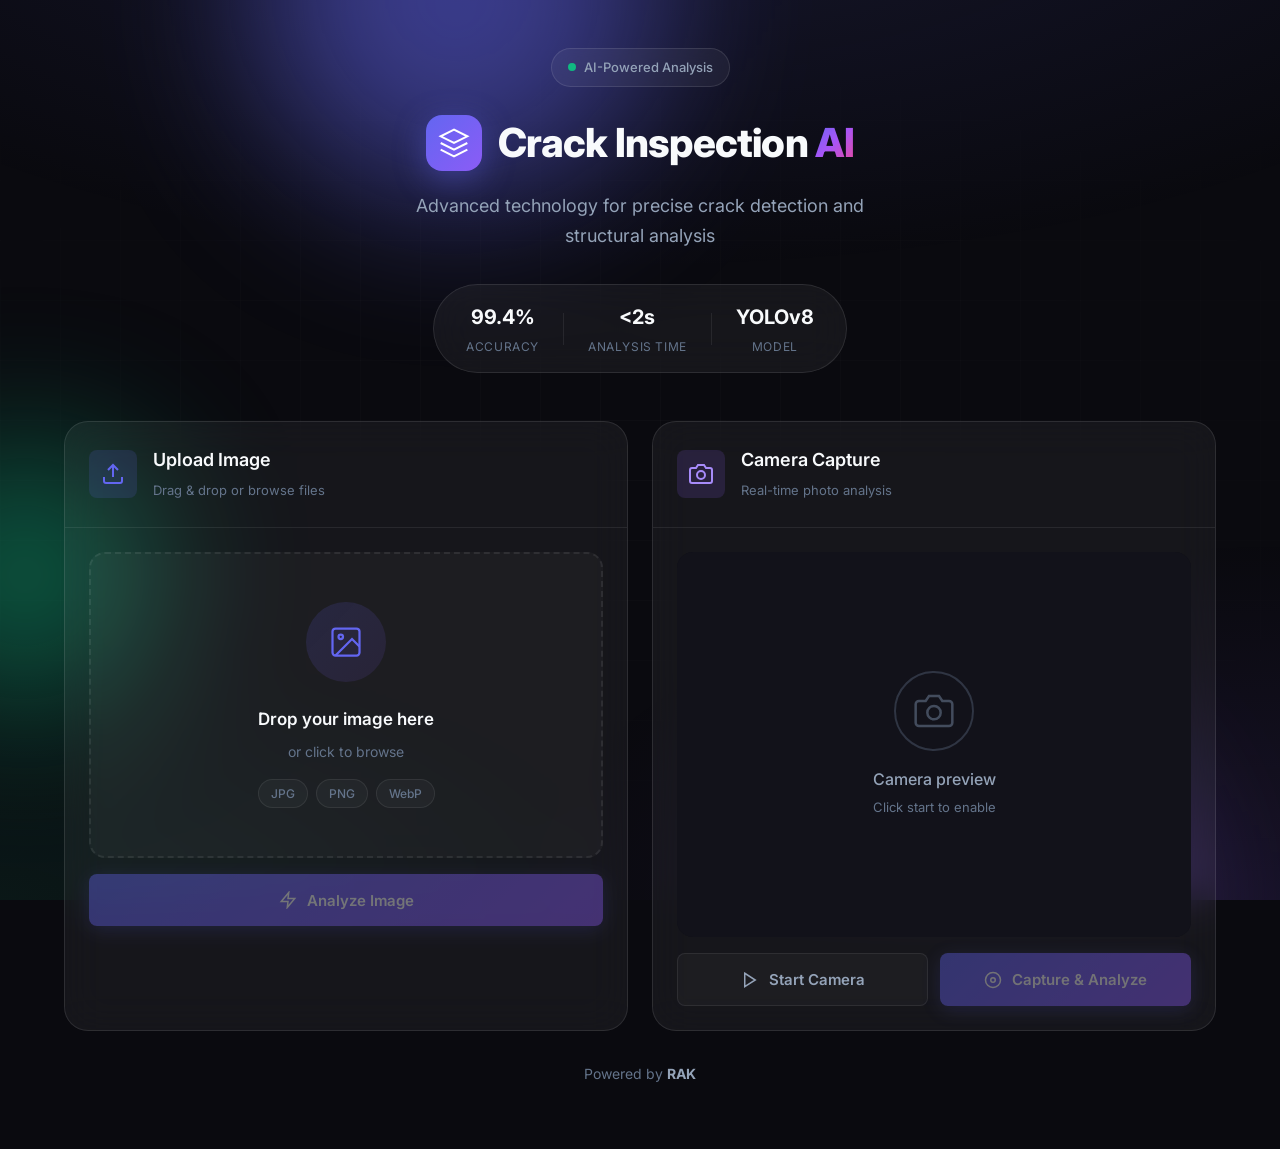
<file: webapp/index.html>
<!doctype html>
<html lang="en">
  <head>
    <meta charset="UTF-8" />
    <meta
      name="viewport"
      content="width=device-width, initial-scale=1.0, viewport-fit=cover, maximum-scale=1.0, user-scalable=no"
    />
    <title>Crack Inspection AI - Intelligent Defect Detection</title>
    <link rel="stylesheet" href="styles.css" />
    <link rel="preconnect" href="https://fonts.googleapis.com" />
    <link rel="preconnect" href="https://fonts.gstatic.com" crossorigin />
    <link
      href="https://fonts.googleapis.com/css2?family=Inter:wght@300;400;500;600;700;800&display=swap"
      rel="stylesheet"
    />
  </head>
  <body>
    <!-- Animated Background -->
    <div class="bg-animation">
      <div class="bg-gradient"></div>
      <div class="bg-grid"></div>
      <div class="floating-orbs">
        <div class="orb orb-1"></div>
        <div class="orb orb-2"></div>
        <div class="orb orb-3"></div>
      </div>
    </div>

    <div class="container">
      <!-- Header -->
      <header class="header">
        <div class="badge">
          <span class="badge-dot"></span>
          AI-Powered Analysis
        </div>
        <div class="logo">
          <div class="logo-icon-wrapper">
            <svg
              class="logo-icon"
              viewBox="0 0 24 24"
              fill="none"
              stroke="currentColor"
              stroke-width="1.5"
            >
              <path d="M12 2L2 7l10 5 10-5-10-5z" />
              <path d="M2 17l10 5 10-5" />
              <path d="M2 12l10 5 10-5" />
            </svg>
          </div>
          <h1>Crack Inspection <span>AI</span></h1>
        </div>
        <p class="subtitle">
          Advanced technology for precise crack detection and structural analysis
        </p>

        <!-- Stats -->
        <div class="stats-bar">
          <div class="stat">
            <span class="stat-value">99.4%</span>
            <span class="stat-label">Accuracy</span>
          </div>
          <div class="stat-divider"></div>
          <div class="stat">
            <span class="stat-value">&lt;2s</span>
            <span class="stat-label">Analysis Time</span>
          </div>
          <div class="stat-divider"></div>
          <div class="stat">
            <span class="stat-value">YOLOv8</span>
            <span class="stat-label">Model</span>
          </div>
        </div>
      </header>

      <main class="main-content">
        <div class="cards-grid">
          <!-- Upload Section -->
          <div class="card glass-card">
            <div class="card-glow"></div>
            <div class="card-header">
              <div class="card-icon-wrapper">
                <svg
                  class="card-icon"
                  viewBox="0 0 24 24"
                  fill="none"
                  stroke="currentColor"
                  stroke-width="2"
                >
                  <path d="M21 15v4a2 2 0 0 1-2 2H5a2 2 0 0 1-2-2v-4" />
                  <polyline points="17 8 12 3 7 8" />
                  <line x1="12" y1="3" x2="12" y2="15" />
                </svg>
              </div>
              <div class="card-title-group">
                <h2>Upload Image</h2>
                <span class="card-subtitle">Drag & drop or browse files</span>
              </div>
            </div>
            <div class="card-body">
              <div class="upload-area" id="uploadArea">
                <input type="file" id="fileInput" accept="image/*" hidden />
                <div class="upload-icon-wrapper">
                  <svg
                    class="upload-icon"
                    viewBox="0 0 24 24"
                    fill="none"
                    stroke="currentColor"
                    stroke-width="1.5"
                  >
                    <rect x="3" y="3" width="18" height="18" rx="2" ry="2" />
                    <circle cx="8.5" cy="8.5" r="1.5" />
                    <polyline points="21 15 16 10 5 21" />
                  </svg>
                  <div class="upload-pulse"></div>
                </div>
                <p>Drop your image here</p>
                <span class="upload-hint">or click to browse</span>
                <div class="upload-formats">
                  <span class="format-tag">JPG</span>
                  <span class="format-tag">PNG</span>
                  <span class="format-tag">WebP</span>
                </div>
              </div>
              <div class="preview-container" id="uploadPreview" hidden>
                <img id="previewImage" alt="Preview" />
                <div class="preview-overlay">
                  <button class="btn-icon" id="clearUpload" title="Remove image">
                    <svg viewBox="0 0 24 24" fill="none" stroke="currentColor" stroke-width="2">
                      <line x1="18" y1="6" x2="6" y2="18" />
                      <line x1="6" y1="6" x2="18" y2="18" />
                    </svg>
                  </button>
                </div>
              </div>
              <button class="btn btn-primary btn-glow" id="analyzeUpload" disabled>
                <svg viewBox="0 0 24 24" fill="none" stroke="currentColor" stroke-width="2">
                  <polygon points="13 2 3 14 12 14 11 22 21 10 12 10 13 2" />
                </svg>
                <span>Analyze Image</span>
                <div class="btn-shine"></div>
              </button>
            </div>
          </div>

          <!-- Camera Section -->
          <div class="card glass-card">
            <div class="card-glow"></div>
            <div class="card-header">
              <div class="card-icon-wrapper camera-icon">
                <svg
                  class="card-icon"
                  viewBox="0 0 24 24"
                  fill="none"
                  stroke="currentColor"
                  stroke-width="2"
                >
                  <path
                    d="M23 19a2 2 0 0 1-2 2H3a2 2 0 0 1-2-2V8a2 2 0 0 1 2-2h4l2-3h6l2 3h4a2 2 0 0 1 2 2z"
                  />
                  <circle cx="12" cy="13" r="4" />
                </svg>
              </div>
              <div class="card-title-group">
                <h2>Camera Capture</h2>
                <span class="card-subtitle">Real-time photo analysis</span>
              </div>
            </div>
            <div class="card-body">
              <div class="camera-container">
                <video id="cameraPreview" autoplay playsinline></video>
                <canvas id="cameraCanvas" hidden></canvas>
                <div class="camera-frame">
                  <div class="frame-corner tl"></div>
                  <div class="frame-corner tr"></div>
                  <div class="frame-corner bl"></div>
                  <div class="frame-corner br"></div>
                </div>
                <div class="camera-placeholder" id="cameraPlaceholder">
                  <div class="camera-icon-animated">
                    <svg viewBox="0 0 24 24" fill="none" stroke="currentColor" stroke-width="1.5">
                      <path
                        d="M23 19a2 2 0 0 1-2 2H3a2 2 0 0 1-2-2V8a2 2 0 0 1 2-2h4l2-3h6l2 3h4a2 2 0 0 1 2 2z"
                      />
                      <circle cx="12" cy="13" r="4" />
                    </svg>
                    <div class="camera-rings">
                      <div class="ring ring-1"></div>
                      <div class="ring ring-2"></div>
                    </div>
                  </div>
                  <p>Camera preview</p>
                  <span>Click start to enable</span>
                </div>
              </div>
              <div class="camera-controls">
                <button class="btn btn-secondary" id="startCamera">
                  <svg viewBox="0 0 24 24" fill="none" stroke="currentColor" stroke-width="2">
                    <polygon points="5 3 19 12 5 21 5 3" />
                  </svg>
                  <span>Start Camera</span>
                </button>
                <button class="btn btn-primary btn-glow" id="captureAnalyze" disabled>
                  <svg viewBox="0 0 24 24" fill="none" stroke="currentColor" stroke-width="2">
                    <circle cx="12" cy="12" r="10" />
                    <circle cx="12" cy="12" r="3" />
                  </svg>
                  <span>Capture & Analyze</span>
                  <div class="btn-shine"></div>
                </button>
              </div>
            </div>
          </div>
        </div>

        <!-- Results Section -->
        <div class="card glass-card result-card" id="resultCard" hidden>
          <div class="card-glow success-glow"></div>
          <div class="card-header result-header">
            <div class="card-icon-wrapper success-icon">
              <svg
                class="card-icon"
                viewBox="0 0 24 24"
                fill="none"
                stroke="currentColor"
                stroke-width="2"
              >
                <path d="M22 11.08V12a10 10 0 1 1-5.93-9.14" />
                <polyline points="22 4 12 14.01 9 11.01" />
              </svg>
            </div>
            <div class="card-title-group">
              <h2>Detection Result</h2>
              <span class="card-subtitle success-text">Analysis complete</span>
            </div>
            <div class="result-badge">
              <svg viewBox="0 0 24 24" fill="none" stroke="currentColor" stroke-width="2">
                <path d="M12 22s8-4 8-10V5l-8-3-8 3v7c0 6 8 10 8 10z" />
              </svg>
              Processed
            </div>
          </div>
          <div class="card-body">
            <div class="result-image-container">
              <img id="resultImage" alt="Detection Result" />
              <div class="result-overlay">
                <div class="scan-line"></div>
              </div>
            </div>
            <div class="result-actions">
              <button class="btn btn-secondary" id="downloadResult">
                <svg viewBox="0 0 24 24" fill="none" stroke="currentColor" stroke-width="2">
                  <path d="M21 15v4a2 2 0 0 1-2 2H5a2 2 0 0 1-2-2v-4" />
                  <polyline points="7 10 12 15 17 10" />
                  <line x1="12" y1="15" x2="12" y2="3" />
                </svg>
                <span>Download Result</span>
              </button>
              <button class="btn btn-outline" id="newAnalysis">
                <svg viewBox="0 0 24 24" fill="none" stroke="currentColor" stroke-width="2">
                  <polyline points="23 4 23 10 17 10" />
                  <path d="M20.49 15a9 9 0 1 1-2.12-9.36L23 10" />
                </svg>
                <span>New Analysis</span>
              </button>
            </div>
          </div>
        </div>
      </main>

      <!-- Footer -->
      <footer class="footer">
        <p>Powered by <strong>RAK</strong></p>
      </footer>

      <!-- Loading Overlay -->
      <div class="loading-overlay" id="loadingOverlay" hidden>
        <div class="loading-content">
          <div class="ai-loader">
            <div class="loader-ring"></div>
            <div class="loader-ring"></div>
            <div class="loader-ring"></div>
            <div class="loader-core">
              <svg viewBox="0 0 24 24" fill="none" stroke="currentColor" stroke-width="2">
                <polygon points="13 2 3 14 12 14 11 22 21 10 12 10 13 2" />
              </svg>
            </div>
          </div>
          <h3>Analyzing Image</h3>
          <p>AI is processing your image...</p>
          <div class="loading-progress">
            <div class="progress-bar"></div>
          </div>
        </div>
      </div>

      <!-- Toast Notifications -->
      <div class="toast error-toast" id="errorToast" hidden>
        <div class="toast-icon">
          <svg viewBox="0 0 24 24" fill="none" stroke="currentColor" stroke-width="2">
            <circle cx="12" cy="12" r="10" />
            <line x1="15" y1="9" x2="9" y2="15" />
            <line x1="9" y1="9" x2="15" y2="15" />
          </svg>
        </div>
        <div class="toast-content">
          <strong>Error</strong>
          <span id="errorMessage">An error occurred</span>
        </div>
        <button class="toast-close" id="closeToast">
          <svg viewBox="0 0 24 24" fill="none" stroke="currentColor" stroke-width="2">
            <line x1="18" y1="6" x2="6" y2="18" />
            <line x1="6" y1="6" x2="18" y2="18" />
          </svg>
        </button>
      </div>
    </div>

    <script src="script.js"></script>
  </body>
</html>
</file>
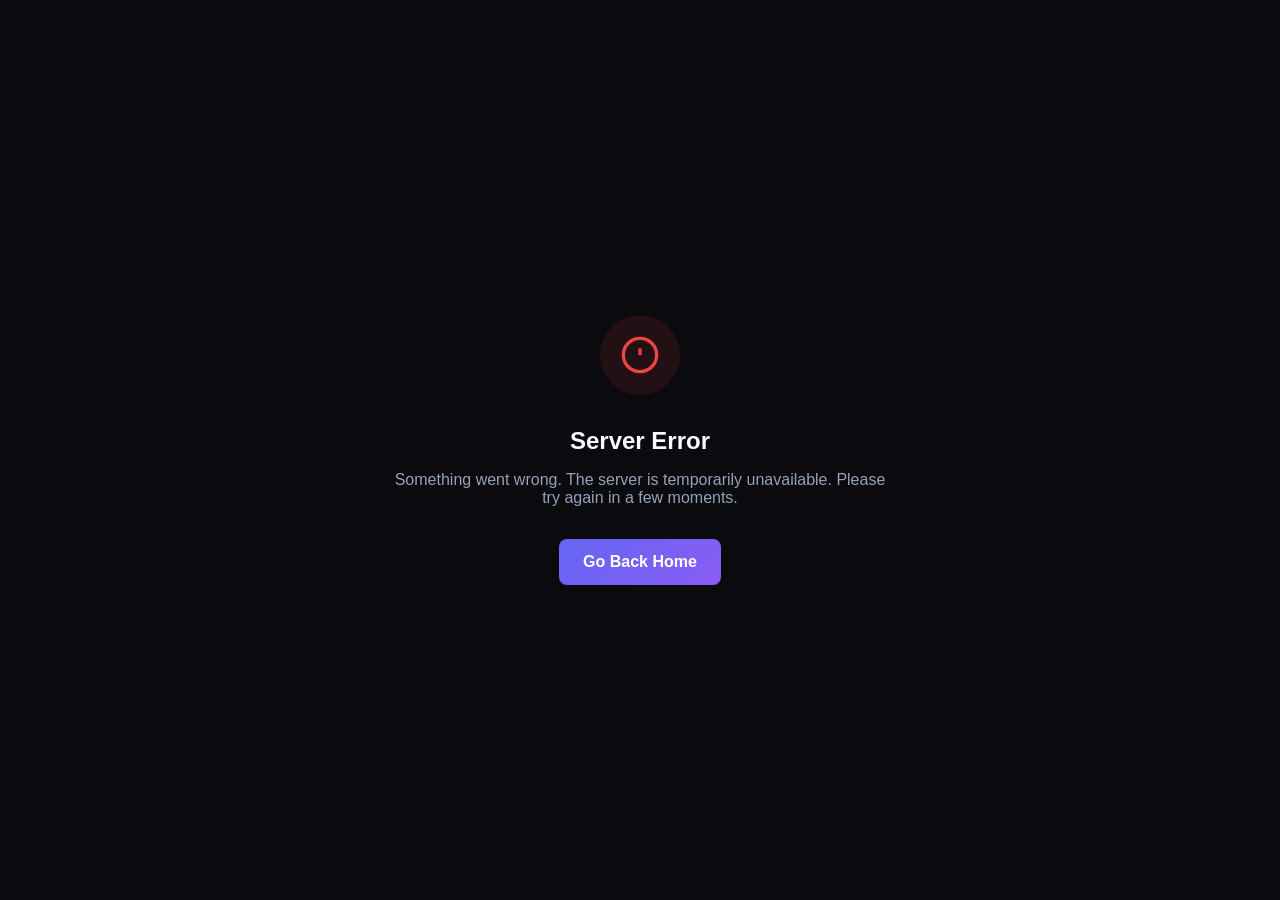
<file: webapp/50x.html>
<!doctype html>
<html lang="en">
  <head>
    <meta charset="UTF-8" />
    <meta name="viewport" content="width=device-width, initial-scale=1.0" />
    <title>Server Error - Crack Inspection AI</title>
    <style>
      * {
        margin: 0;
        padding: 0;
        box-sizing: border-box;
      }
      body {
        font-family:
          "Inter",
          -apple-system,
          BlinkMacSystemFont,
          sans-serif;
        background: #0a0a0f;
        color: #f8fafc;
        min-height: 100vh;
        display: flex;
        align-items: center;
        justify-content: center;
        padding: 2rem;
      }
      .error-container {
        text-align: center;
        max-width: 500px;
      }
      .error-icon {
        width: 80px;
        height: 80px;
        margin: 0 auto 2rem;
        background: rgba(239, 68, 68, 0.1);
        border-radius: 50%;
        display: flex;
        align-items: center;
        justify-content: center;
      }
      .error-icon svg {
        width: 40px;
        height: 40px;
        color: #ef4444;
      }
      h1 {
        font-size: 1.5rem;
        margin-bottom: 1rem;
      }
      p {
        color: #94a3b8;
        margin-bottom: 2rem;
      }
      .btn {
        display: inline-flex;
        padding: 0.875rem 1.5rem;
        background: linear-gradient(135deg, #6366f1, #8b5cf6);
        color: white;
        text-decoration: none;
        border-radius: 8px;
        font-weight: 600;
      }
      .btn:hover {
        transform: translateY(-2px);
      }
    </style>
  </head>
  <body>
    <div class="error-container">
      <div class="error-icon">
        <svg viewBox="0 0 24 24" fill="none" stroke="currentColor" stroke-width="2">
          <circle cx="12" cy="12" r="10" />
          <line x1="12" y1="8" x2="12" y2="12" />
          <line x1="12" y1="16" x2="12.01" y2="16" />
        </svg>
      </div>
      <h1>Server Error</h1>
      <p>
        Something went wrong. The server is temporarily unavailable. Please try again in a few
        moments.
      </p>
      <a href="/" class="btn">Go Back Home</a>
    </div>
  </body>
</html>
</file>
<file: webapp/styles.css>
/* CSS Variables */
:root {
  --primary: #6366f1;
  --primary-hover: #4f46e5;
  --primary-light: rgba(99, 102, 241, 0.15);
  --primary-glow: rgba(99, 102, 241, 0.4);
  --secondary: #64748b;
  --secondary-hover: #475569;
  --success: #10b981;
  --success-light: rgba(16, 185, 129, 0.15);
  --success-glow: rgba(16, 185, 129, 0.4);
  --error: #ef4444;
  --error-light: rgba(239, 68, 68, 0.15);
  --warning: #f59e0b;
  --background: #0a0a0f;
  --background-secondary: #12121a;
  --surface: rgba(255, 255, 255, 0.03);
  --surface-hover: rgba(255, 255, 255, 0.06);
  --glass: rgba(255, 255, 255, 0.05);
  --glass-border: rgba(255, 255, 255, 0.1);
  --text-primary: #f8fafc;
  --text-secondary: #94a3b8;
  --text-muted: #64748b;
  --border: rgba(255, 255, 255, 0.08);
  --shadow-color: rgba(0, 0, 0, 0.5);
  --radius: 16px;
  --radius-lg: 24px;
  --radius-sm: 8px;
  --transition: all 0.3s cubic-bezier(0.4, 0, 0.2, 1);
  --transition-fast: all 0.15s ease;
}

/* Reset & Base */
*,
*::before,
*::after {
  box-sizing: border-box;
  margin: 0;
  padding: 0;
}

html {
  font-size: 16px;
  -webkit-font-smoothing: antialiased;
  -moz-osx-font-smoothing: grayscale;
  scroll-behavior: smooth;
}

body {
  font-family:
    "Inter",
    -apple-system,
    BlinkMacSystemFont,
    "Segoe UI",
    Roboto,
    sans-serif;
  background: var(--background);
  color: var(--text-primary);
  line-height: 1.6;
  min-height: 100vh;
  overflow-x: hidden;
}

/* Animated Background */
.bg-animation {
  position: fixed;
  inset: 0;
  z-index: -1;
  overflow: hidden;
}

.bg-gradient {
  position: absolute;
  inset: 0;
  background:
    radial-gradient(ellipse 80% 50% at 50% -20%, rgba(99, 102, 241, 0.15), transparent),
    radial-gradient(ellipse 60% 40% at 100% 100%, rgba(139, 92, 246, 0.1), transparent),
    radial-gradient(ellipse 50% 30% at 0% 100%, rgba(16, 185, 129, 0.08), transparent);
}

.bg-grid {
  position: absolute;
  inset: 0;
  background-image:
    linear-gradient(rgba(255, 255, 255, 0.02) 1px, transparent 1px),
    linear-gradient(90deg, rgba(255, 255, 255, 0.02) 1px, transparent 1px);
  background-size: 60px 60px;
  mask-image: radial-gradient(ellipse 80% 60% at 50% 50%, black, transparent);
}

.floating-orbs {
  position: absolute;
  inset: 0;
  pointer-events: none;
}

.orb {
  position: absolute;
  border-radius: 50%;
  filter: blur(80px);
  opacity: 0.5;
  animation: float 20s ease-in-out infinite;
}

.orb-1 {
  width: 400px;
  height: 400px;
  background: var(--primary);
  top: -200px;
  left: 20%;
  animation-delay: 0s;
}

.orb-2 {
  width: 300px;
  height: 300px;
  background: #8b5cf6;
  bottom: -150px;
  right: 10%;
  animation-delay: -7s;
}

.orb-3 {
  width: 250px;
  height: 250px;
  background: var(--success);
  top: 50%;
  left: -100px;
  animation-delay: -14s;
}

@keyframes float {
  0%,
  100% {
    transform: translate(0, 0) scale(1);
  }
  25% {
    transform: translate(50px, -30px) scale(1.1);
  }
  50% {
    transform: translate(-30px, 50px) scale(0.95);
  }
  75% {
    transform: translate(-50px, -20px) scale(1.05);
  }
}

/* Container */
.container {
  max-width: 1200px;
  margin: 0 auto;
  padding: 2rem 1.5rem;
  position: relative;
  z-index: 1;
}

/* Header */
.header {
  text-align: center;
  margin-bottom: 3rem;
  padding-top: 1rem;
}

.badge {
  display: inline-flex;
  align-items: center;
  gap: 0.5rem;
  padding: 0.5rem 1rem;
  background: var(--glass);
  border: 1px solid var(--glass-border);
  border-radius: 50px;
  font-size: 0.8125rem;
  font-weight: 500;
  color: var(--text-secondary);
  margin-bottom: 1.5rem;
  backdrop-filter: blur(10px);
}

.badge-dot {
  width: 8px;
  height: 8px;
  background: var(--success);
  border-radius: 50%;
  animation: pulse 2s ease-in-out infinite;
}

@keyframes pulse {
  0%,
  100% {
    opacity: 1;
    transform: scale(1);
  }
  50% {
    opacity: 0.5;
    transform: scale(0.8);
  }
}

.logo {
  display: flex;
  align-items: center;
  justify-content: center;
  gap: 1rem;
  margin-bottom: 1rem;
}

.logo-icon-wrapper {
  width: 56px;
  height: 56px;
  display: flex;
  align-items: center;
  justify-content: center;
  background: linear-gradient(135deg, var(--primary), #8b5cf6);
  border-radius: var(--radius);
  box-shadow: 0 8px 32px var(--primary-glow);
}

.logo-icon {
  width: 32px;
  height: 32px;
  color: white;
}

.logo h1 {
  font-size: 2.5rem;
  font-weight: 800;
  color: var(--text-primary);
  letter-spacing: -0.02em;
}

.logo h1 span {
  background: linear-gradient(135deg, var(--primary) 0%, #a855f7 50%, #ec4899 100%);
  -webkit-background-clip: text;
  -webkit-text-fill-color: transparent;
  background-clip: text;
}

.subtitle {
  color: var(--text-secondary);
  font-size: 1.125rem;
  max-width: 500px;
  margin: 0 auto 2rem;
  line-height: 1.7;
}

/* Stats Bar */
.stats-bar {
  display: inline-flex;
  align-items: center;
  gap: 1.5rem;
  padding: 1rem 2rem;
  background: var(--glass);
  border: 1px solid var(--glass-border);
  border-radius: 60px;
  backdrop-filter: blur(20px);
}

.stat {
  display: flex;
  flex-direction: column;
  align-items: center;
  gap: 0.25rem;
}

.stat-value {
  font-size: 1.25rem;
  font-weight: 700;
  color: var(--text-primary);
}

.stat-label {
  font-size: 0.75rem;
  color: var(--text-muted);
  text-transform: uppercase;
  letter-spacing: 0.05em;
}

.stat-divider {
  width: 1px;
  height: 32px;
  background: var(--border);
}

/* Main Content */
.main-content {
  display: flex;
  flex-direction: column;
  gap: 2rem;
}

/* Cards Grid */
.cards-grid {
  display: grid;
  grid-template-columns: repeat(auto-fit, minmax(340px, 1fr));
  gap: 1.5rem;
}

/* Glass Card */
.glass-card {
  position: relative;
  background: var(--glass);
  border: 1px solid var(--glass-border);
  border-radius: var(--radius-lg);
  backdrop-filter: blur(20px);
  overflow: hidden;
  transition: var(--transition);
}

.glass-card:hover {
  border-color: rgba(255, 255, 255, 0.15);
  transform: translateY(-4px);
}

.glass-card:hover .card-glow {
  opacity: 1;
}

.card-glow {
  position: absolute;
  top: 0;
  left: 0;
  right: 0;
  height: 200px;
  background: radial-gradient(ellipse 60% 40% at 50% 0%, var(--primary-glow), transparent);
  opacity: 0;
  transition: var(--transition);
  pointer-events: none;
}

.success-glow {
  background: radial-gradient(ellipse 60% 40% at 50% 0%, var(--success-glow), transparent);
}

.card-header {
  display: flex;
  align-items: center;
  gap: 1rem;
  padding: 1.5rem;
  border-bottom: 1px solid var(--border);
}

.card-icon-wrapper {
  width: 48px;
  height: 48px;
  display: flex;
  align-items: center;
  justify-content: center;
  background: var(--primary-light);
  border-radius: var(--radius-sm);
  transition: var(--transition);
}

.card-icon-wrapper.camera-icon {
  background: rgba(139, 92, 246, 0.15);
}

.card-icon-wrapper.camera-icon .card-icon {
  color: #a78bfa;
}

.card-icon-wrapper.success-icon {
  background: var(--success-light);
}

.card-icon-wrapper.success-icon .card-icon {
  color: var(--success);
}

.card-icon {
  width: 24px;
  height: 24px;
  color: var(--primary);
}

.card-title-group {
  flex: 1;
}

.card-title-group h2 {
  font-size: 1.125rem;
  font-weight: 600;
  color: var(--text-primary);
  margin-bottom: 0.125rem;
}

.card-subtitle {
  font-size: 0.8125rem;
  color: var(--text-muted);
}

.card-subtitle.success-text {
  color: var(--success);
}

.card-body {
  padding: 1.5rem;
  display: flex;
  flex-direction: column;
  gap: 1rem;
}

/* Upload Area */
.upload-area {
  position: relative;
  border: 2px dashed var(--border);
  border-radius: var(--radius);
  padding: 3rem 2rem;
  text-align: center;
  cursor: pointer;
  transition: var(--transition);
  background: var(--surface);
}

.upload-area:hover {
  border-color: var(--primary);
  background: var(--primary-light);
}

.upload-area:hover .upload-icon-wrapper {
  transform: scale(1.1);
}

.upload-area:hover .upload-pulse {
  animation: uploadPulse 1.5s ease-in-out infinite;
}

.upload-area.dragover {
  border-color: var(--primary);
  background: var(--primary-light);
  transform: scale(1.02);
}

.upload-icon-wrapper {
  position: relative;
  display: inline-flex;
  align-items: center;
  justify-content: center;
  width: 80px;
  height: 80px;
  background: linear-gradient(135deg, var(--primary-light), rgba(139, 92, 246, 0.1));
  border-radius: 50%;
  margin-bottom: 1.5rem;
  transition: var(--transition);
}

.upload-icon {
  width: 36px;
  height: 36px;
  color: var(--primary);
}

.upload-pulse {
  position: absolute;
  inset: -4px;
  border: 2px solid var(--primary);
  border-radius: 50%;
  opacity: 0;
}

@keyframes uploadPulse {
  0% {
    transform: scale(1);
    opacity: 0.5;
  }
  100% {
    transform: scale(1.3);
    opacity: 0;
  }
}

.upload-area p {
  color: var(--text-primary);
  font-weight: 600;
  font-size: 1.0625rem;
  margin-bottom: 0.5rem;
}

.upload-hint {
  font-size: 0.875rem;
  color: var(--text-muted);
  display: block;
  margin-bottom: 1rem;
}

.upload-formats {
  display: flex;
  justify-content: center;
  gap: 0.5rem;
}

.format-tag {
  padding: 0.25rem 0.75rem;
  background: var(--surface);
  border: 1px solid var(--border);
  border-radius: 20px;
  font-size: 0.75rem;
  font-weight: 500;
  color: var(--text-muted);
}

/* Preview Container */
.preview-container {
  position: relative;
  border-radius: var(--radius);
  overflow: hidden;
  background: var(--background-secondary);
}

.preview-container img {
  width: 100%;
  height: 220px;
  object-fit: contain;
  display: block;
}

.preview-overlay {
  position: absolute;
  inset: 0;
  background: linear-gradient(to top, rgba(0, 0, 0, 0.6), transparent);
  display: flex;
  align-items: flex-start;
  justify-content: flex-end;
  padding: 0.75rem;
  opacity: 0;
  transition: var(--transition);
}

.preview-container:hover .preview-overlay {
  opacity: 1;
}

.btn-icon {
  width: 36px;
  height: 36px;
  display: flex;
  align-items: center;
  justify-content: center;
  background: rgba(239, 68, 68, 0.9);
  border: none;
  border-radius: 50%;
  color: white;
  cursor: pointer;
  transition: var(--transition);
}

.btn-icon svg {
  width: 16px;
  height: 16px;
}

.btn-icon:hover {
  background: var(--error);
  transform: scale(1.1);
}

/* Camera */
.camera-container {
  position: relative;
  border-radius: var(--radius);
  overflow: hidden;
  background: var(--background-secondary);
  aspect-ratio: 4/3;
}

.camera-container video {
  width: 100%;
  height: 100%;
  object-fit: cover;
  display: block;
}

.camera-frame {
  position: absolute;
  inset: 20px;
  pointer-events: none;
}

.frame-corner {
  position: absolute;
  width: 24px;
  height: 24px;
  border-color: var(--primary);
  border-style: solid;
  border-width: 0;
}

.frame-corner.tl {
  top: 0;
  left: 0;
  border-top-width: 3px;
  border-left-width: 3px;
  border-radius: 4px 0 0 0;
}
.frame-corner.tr {
  top: 0;
  right: 0;
  border-top-width: 3px;
  border-right-width: 3px;
  border-radius: 0 4px 0 0;
}
.frame-corner.bl {
  bottom: 0;
  left: 0;
  border-bottom-width: 3px;
  border-left-width: 3px;
  border-radius: 0 0 0 4px;
}
.frame-corner.br {
  bottom: 0;
  right: 0;
  border-bottom-width: 3px;
  border-right-width: 3px;
  border-radius: 0 0 4px 0;
}

.camera-placeholder {
  position: absolute;
  inset: 0;
  display: flex;
  flex-direction: column;
  align-items: center;
  justify-content: center;
  color: var(--text-muted);
  background: var(--background-secondary);
}

.camera-icon-animated {
  position: relative;
  display: flex;
  align-items: center;
  justify-content: center;
  width: 80px;
  height: 80px;
  margin-bottom: 1rem;
}

.camera-icon-animated svg {
  width: 40px;
  height: 40px;
  color: var(--text-muted);
  opacity: 0.6;
}

.camera-rings {
  position: absolute;
  inset: 0;
}

.ring {
  position: absolute;
  inset: 0;
  border: 2px solid var(--text-muted);
  border-radius: 50%;
  opacity: 0.2;
}

.ring-1 {
  animation: ringPulse 3s ease-out infinite;
}
.ring-2 {
  animation: ringPulse 3s ease-out 1.5s infinite;
}

@keyframes ringPulse {
  0% {
    transform: scale(0.8);
    opacity: 0.3;
  }
  100% {
    transform: scale(1.5);
    opacity: 0;
  }
}

.camera-placeholder p {
  font-weight: 500;
  color: var(--text-secondary);
  margin-bottom: 0.25rem;
}

.camera-placeholder span {
  font-size: 0.8125rem;
}

.camera-controls {
  display: grid;
  grid-template-columns: 1fr 1fr;
  gap: 0.75rem;
}

/* Buttons */
.btn {
  position: relative;
  display: inline-flex;
  align-items: center;
  justify-content: center;
  gap: 0.625rem;
  padding: 1rem 1.5rem;
  font-size: 0.9375rem;
  font-weight: 600;
  font-family: inherit;
  border: none;
  border-radius: var(--radius-sm);
  cursor: pointer;
  transition: var(--transition);
  text-decoration: none;
  min-height: 52px;
  overflow: hidden;
}

.btn svg {
  width: 18px;
  height: 18px;
  flex-shrink: 0;
}

.btn-primary {
  background: linear-gradient(135deg, var(--primary) 0%, #8b5cf6 100%);
  color: white;
  box-shadow: 0 4px 20px var(--primary-glow);
}

.btn-primary:hover:not(:disabled) {
  transform: translateY(-2px);
  box-shadow: 0 8px 30px var(--primary-glow);
}

.btn-primary:active:not(:disabled) {
  transform: translateY(0);
}

.btn-glow::after {
  content: "";
  position: absolute;
  inset: 0;
  background: linear-gradient(135deg, rgba(255, 255, 255, 0.2), transparent);
  opacity: 0;
  transition: var(--transition);
}

.btn-glow:hover::after {
  opacity: 1;
}

.btn-shine {
  position: absolute;
  top: 0;
  left: -100%;
  width: 100%;
  height: 100%;
  background: linear-gradient(90deg, transparent, rgba(255, 255, 255, 0.2), transparent);
  transition: none;
}

.btn-primary:hover .btn-shine {
  animation: shine 0.6s ease;
}

@keyframes shine {
  to {
    left: 100%;
  }
}

.btn-secondary {
  background: var(--surface);
  color: var(--text-secondary);
  border: 1px solid var(--border);
}

.btn-secondary:hover:not(:disabled) {
  background: var(--surface-hover);
  color: var(--text-primary);
  border-color: rgba(255, 255, 255, 0.15);
}

.btn-outline {
  background: transparent;
  color: var(--text-secondary);
  border: 1px solid var(--border);
}

.btn-outline:hover:not(:disabled) {
  background: var(--surface);
  color: var(--text-primary);
  border-color: var(--primary);
}

.btn:disabled {
  opacity: 0.4;
  cursor: not-allowed;
  transform: none !important;
}

/* Result Card */
.result-card {
  opacity: 0;
  transform: translateY(20px);
  animation: slideUp 0.5s ease forwards;
}

.result-card[hidden] {
  display: none;
}

@keyframes slideUp {
  to {
    opacity: 1;
    transform: translateY(0);
  }
}

.result-header {
  position: relative;
}

.result-badge {
  display: flex;
  align-items: center;
  gap: 0.375rem;
  padding: 0.5rem 0.875rem;
  background: var(--success-light);
  border-radius: 20px;
  font-size: 0.75rem;
  font-weight: 600;
  color: var(--success);
}

.result-badge svg {
  width: 14px;
  height: 14px;
}

.result-image-container {
  position: relative;
  border-radius: var(--radius);
  overflow: hidden;
  background: var(--background-secondary);
}

.result-image-container img {
  width: 100%;
  max-height: 500px;
  object-fit: contain;
  display: block;
}

.result-overlay {
  position: absolute;
  inset: 0;
  pointer-events: none;
  overflow: hidden;
}

.scan-line {
  position: absolute;
  left: 0;
  right: 0;
  height: 2px;
  background: linear-gradient(90deg, transparent, var(--success), transparent);
  box-shadow: 0 0 20px var(--success);
  animation: scan 2s ease-in-out infinite;
}

@keyframes scan {
  0%,
  100% {
    top: 0;
    opacity: 0;
  }
  10% {
    opacity: 1;
  }
  90% {
    opacity: 1;
  }
  100% {
    top: 100%;
    opacity: 0;
  }
}

.result-actions {
  display: grid;
  grid-template-columns: 1fr 1fr;
  gap: 0.75rem;
}

/* Footer */
.footer {
  text-align: center;
  padding: 2rem 0;
  color: var(--text-muted);
  font-size: 0.875rem;
}

.footer strong {
  color: var(--text-secondary);
}

/* Loading Overlay */
.loading-overlay {
  position: fixed;
  inset: 0;
  background: rgba(10, 10, 15, 0.9);
  backdrop-filter: blur(8px);
  display: flex;
  align-items: center;
  justify-content: center;
  z-index: 1000;
}

.loading-overlay[hidden] {
  display: none;
}

.loading-content {
  text-align: center;
  padding: 2rem;
}

.ai-loader {
  position: relative;
  width: 120px;
  height: 120px;
  margin: 0 auto 2rem;
}

.loader-ring {
  position: absolute;
  inset: 0;
  border: 2px solid transparent;
  border-radius: 50%;
}

.loader-ring:nth-child(1) {
  border-top-color: var(--primary);
  animation: spin 1.5s linear infinite;
}

.loader-ring:nth-child(2) {
  inset: 10px;
  border-right-color: #8b5cf6;
  animation: spin 2s linear infinite reverse;
}

.loader-ring:nth-child(3) {
  inset: 20px;
  border-bottom-color: var(--success);
  animation: spin 2.5s linear infinite;
}

.loader-core {
  position: absolute;
  inset: 35px;
  display: flex;
  align-items: center;
  justify-content: center;
  background: linear-gradient(135deg, var(--primary), #8b5cf6);
  border-radius: 50%;
  animation: corePulse 1.5s ease-in-out infinite;
}

.loader-core svg {
  width: 24px;
  height: 24px;
  color: white;
}

@keyframes spin {
  to {
    transform: rotate(360deg);
  }
}

@keyframes corePulse {
  0%,
  100% {
    transform: scale(1);
    box-shadow: 0 0 20px var(--primary-glow);
  }
  50% {
    transform: scale(0.9);
    box-shadow: 0 0 40px var(--primary-glow);
  }
}

.loading-content h3 {
  font-size: 1.25rem;
  font-weight: 600;
  color: var(--text-primary);
  margin-bottom: 0.5rem;
}

.loading-content p {
  color: var(--text-muted);
  margin-bottom: 1.5rem;
}

.loading-progress {
  width: 200px;
  height: 4px;
  background: var(--surface);
  border-radius: 2px;
  margin: 0 auto;
  overflow: hidden;
}

.progress-bar {
  width: 30%;
  height: 100%;
  background: linear-gradient(90deg, var(--primary), #8b5cf6);
  border-radius: 2px;
  animation: progress 1.5s ease-in-out infinite;
}

@keyframes progress {
  0% {
    transform: translateX(-100%);
  }
  100% {
    transform: translateX(400%);
  }
}

/* Toast */
.toast {
  position: fixed;
  bottom: 2rem;
  left: 50%;
  transform: translateX(-50%);
  display: flex;
  align-items: center;
  gap: 1rem;
  padding: 1rem 1.25rem;
  background: var(--background-secondary);
  border: 1px solid var(--border);
  border-radius: var(--radius-sm);
  box-shadow: 0 20px 40px var(--shadow-color);
  z-index: 1001;
  animation: toastSlideUp 0.4s cubic-bezier(0.16, 1, 0.3, 1);
}

.toast[hidden] {
  display: none;
}

@keyframes toastSlideUp {
  from {
    transform: translateX(-50%) translateY(100%);
    opacity: 0;
  }
  to {
    transform: translateX(-50%) translateY(0);
    opacity: 1;
  }
}

.error-toast {
  border-left: 3px solid var(--error);
}

.toast-icon {
  width: 40px;
  height: 40px;
  display: flex;
  align-items: center;
  justify-content: center;
  background: var(--error-light);
  border-radius: 50%;
  flex-shrink: 0;
}

.toast-icon svg {
  width: 20px;
  height: 20px;
  color: var(--error);
}

.toast-content {
  display: flex;
  flex-direction: column;
  gap: 0.125rem;
}

.toast-content strong {
  font-size: 0.875rem;
  color: var(--text-primary);
}

.toast-content span {
  font-size: 0.8125rem;
  color: var(--text-secondary);
}

.toast-close {
  width: 32px;
  height: 32px;
  display: flex;
  align-items: center;
  justify-content: center;
  background: transparent;
  border: none;
  color: var(--text-muted);
  cursor: pointer;
  border-radius: 50%;
  transition: var(--transition-fast);
  margin-left: auto;
}

.toast-close svg {
  width: 16px;
  height: 16px;
}

.toast-close:hover {
  background: var(--surface);
  color: var(--text-primary);
}

/* Responsive */
@media (max-width: 768px) {
  .container {
    padding: 1.5rem 1rem;
    padding-bottom: calc(1.5rem + env(safe-area-inset-bottom, 0px));
  }

  .header {
    margin-bottom: 2rem;
  }

  .logo {
    flex-direction: column;
    gap: 0.75rem;
  }

  .logo h1 {
    font-size: 1.75rem;
  }

  .logo-icon-wrapper {
    width: 48px;
    height: 48px;
  }

  .subtitle {
    font-size: 1rem;
  }

  .stats-bar {
    flex-wrap: wrap;
    justify-content: center;
    padding: 1rem 1.5rem;
    gap: 1rem;
    border-radius: var(--radius);
  }

  .stat-divider {
    display: none;
  }

  .cards-grid {
    grid-template-columns: 1fr;
  }

  .camera-controls,
  .result-actions {
    grid-template-columns: 1fr;
  }

  .btn {
    padding: 1rem;
    min-height: 48px;
    -webkit-tap-highlight-color: transparent;
  }

  .toast {
    left: 1rem;
    right: 1rem;
    transform: none;
    bottom: calc(1rem + env(safe-area-inset-bottom, 0px));
  }

  @keyframes toastSlideUp {
    from {
      transform: translateY(100%);
      opacity: 0;
    }
    to {
      transform: translateY(0);
      opacity: 1;
    }
  }
}

@media (max-width: 480px) {
  .upload-area {
    padding: 2rem 1.5rem;
  }

  .upload-icon-wrapper {
    width: 64px;
    height: 64px;
  }

  .upload-icon {
    width: 28px;
    height: 28px;
  }
}

/* iPhone specific fixes */
@media screen and (max-width: 428px) {
  .container {
    padding: 1rem 0.75rem;
    padding-top: calc(1rem + env(safe-area-inset-top, 0px));
    padding-bottom: calc(1rem + env(safe-area-inset-bottom, 0px));
  }

  .cards-grid {
    grid-template-columns: 1fr;
    gap: 1rem;
  }

  .card-body {
    padding: 1rem;
    gap: 0.875rem;
  }

  .card-header {
    padding: 1rem;
  }

  /* Ensure buttons are always visible and tappable */
  .btn {
    display: flex !important;
    visibility: visible !important;
    opacity: 1;
    min-height: 52px;
    padding: 0.875rem 1rem;
    font-size: 0.9375rem;
    width: 100%;
    -webkit-appearance: none;
    appearance: none;
    -webkit-tap-highlight-color: transparent;
    touch-action: manipulation;
  }

  .btn:disabled {
    opacity: 0.5;
    display: flex !important;
    visibility: visible !important;
  }

  .camera-controls {
    display: flex;
    flex-direction: column;
    gap: 0.75rem;
  }

  .camera-controls .btn {
    width: 100%;
  }

  .result-actions {
    display: flex;
    flex-direction: column;
    gap: 0.75rem;
  }

  .result-actions .btn {
    width: 100%;
  }

  /* Upload area adjustments */
  .upload-area {
    padding: 1.5rem 1rem;
  }

  .upload-icon-wrapper {
    width: 56px;
    height: 56px;
    margin-bottom: 1rem;
  }

  .upload-icon {
    width: 24px;
    height: 24px;
  }

  .upload-area p {
    font-size: 1rem;
  }

  .upload-formats {
    gap: 0.375rem;
  }

  .format-tag {
    padding: 0.2rem 0.5rem;
    font-size: 0.6875rem;
  }

  /* Camera container */
  .camera-container {
    aspect-ratio: 4/3;
    min-height: 200px;
  }

  /* Preview container */
  .preview-container img {
    height: 180px;
  }

  /* Stats bar */
  .stats-bar {
    padding: 0.75rem 1rem;
    gap: 0.75rem;
    width: 100%;
    display: flex;
    justify-content: space-around;
  }

  .stat-value {
    font-size: 1rem;
  }

  .stat-label {
    font-size: 0.6875rem;
  }

  /* Header */
  .logo h1 {
    font-size: 1.5rem;
  }

  .subtitle {
    font-size: 0.9375rem;
    padding: 0 0.5rem;
  }

  .badge {
    font-size: 0.75rem;
    padding: 0.375rem 0.75rem;
  }

  /* Result card */
  .result-image-container img {
    max-height: 250px;
  }

  /* Fix card hover causing visibility issues on touch */
  .glass-card:hover {
    transform: none;
  }
}

/* Accessibility */
@media (prefers-reduced-motion: reduce) {
  *,
  *::before,
  *::after {
    animation-duration: 0.01ms !important;
    animation-iteration-count: 1 !important;
    transition-duration: 0.01ms !important;
  }
}

/* Focus States */
.btn:focus-visible,
.upload-area:focus-visible,
.toast-close:focus-visible {
  outline: 2px solid var(--primary);
  outline-offset: 2px;
}

/* Hide elements */
[hidden] {
  display: none !important;
}
</file>
